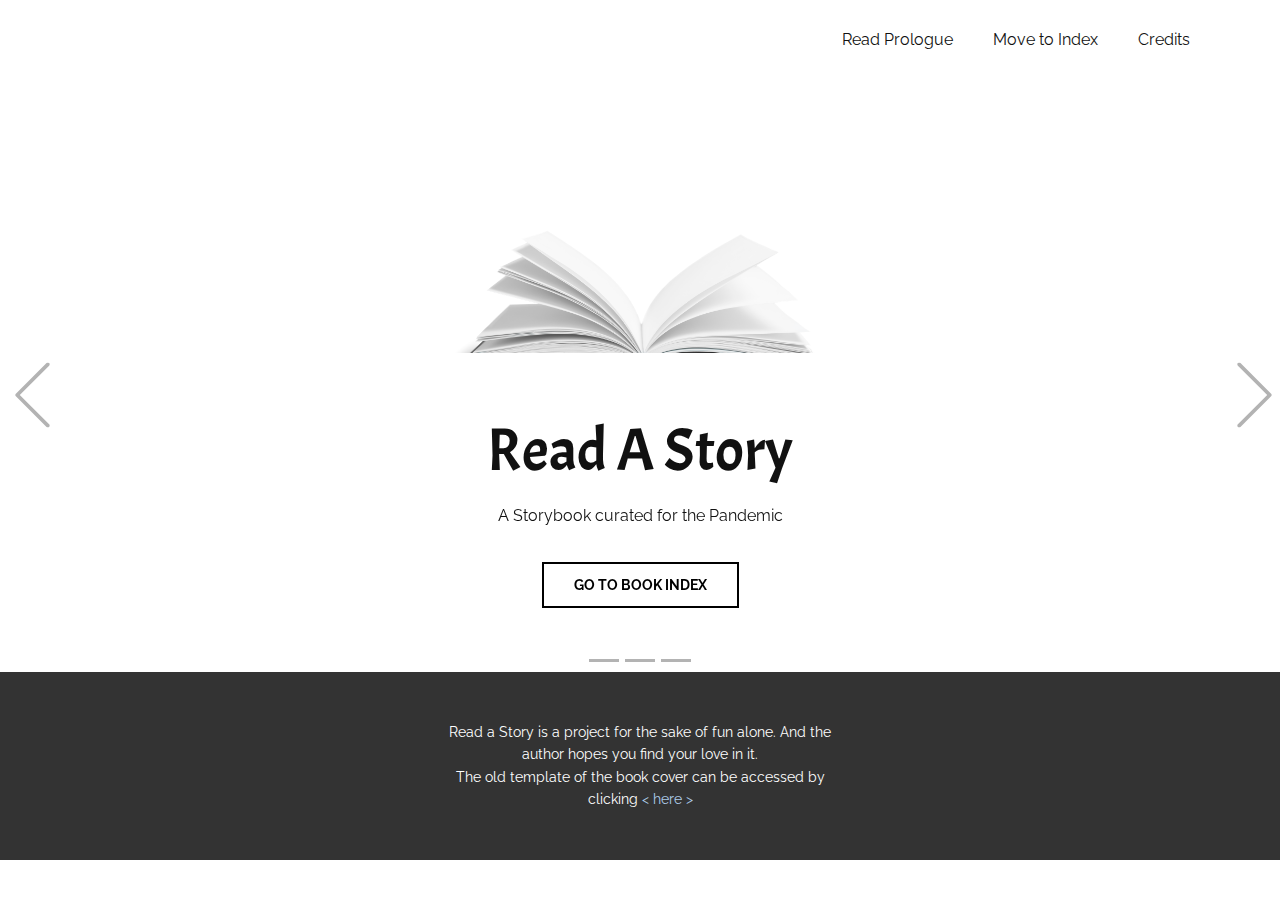
<file: index.html>
<!DOCTYPE html>
<html style="font-size: 16px;">
  <head>
    <meta name="viewport" content="width=device-width, initial-scale=1.0">
    <meta charset="utf-8">
    <meta name="keywords" content="Read A Story">
    <meta name="description" content="">
    <meta name="page_type" content="np-template-header-footer-from-plugin">
    <title>Read A story: Cover</title>
    <link rel="stylesheet" href="nicepage.css" media="screen">
<link rel="stylesheet" href="Home.css" media="screen">
    <script class="u-script" type="text/javascript" src="jquery.js" defer=""></script>
    <script class="u-script" type="text/javascript" src="nicepage.js" defer=""></script>
    <meta name="generator" content="Nicepage 3.23.2, nicepage.com">
    
    
    
    <link id="u-theme-google-font" rel="stylesheet" href="https://fonts.googleapis.com/css?family=Raleway:100,100i,200,200i,300,300i,400,400i,500,500i,600,600i,700,700i,800,800i,900,900i|Acme:400">
    
    
    <script type="application/ld+json">{
		"@context": "http://schema.org",
		"@type": "Organization",
		"name": ""
}</script>
    <meta name="theme-color" content="#478ac9">
    <meta property="og:title" content="Home">
    <meta property="og:type" content="website">
  </head>
  <body data-home-page="Home.html" data-home-page-title="Home" class="u-body"><header class="u-clearfix u-header u-header" id="sec-2926"><div class="u-clearfix u-sheet u-sheet-1">
        <nav class="u-menu u-menu-dropdown u-offcanvas u-menu-1">
          <div class="menu-collapse" style="font-size: 1rem; letter-spacing: 0px;">
            <a class="u-button-style u-custom-left-right-menu-spacing u-custom-padding-bottom u-custom-top-bottom-menu-spacing u-nav-link u-text-active-palette-1-base u-text-hover-palette-2-base" href="#">
              <svg><use xmlns:xlink="http://www.w3.org/1999/xlink" xlink:href="#menu-hamburger"></use></svg>
              <svg version="1.1" xmlns="http://www.w3.org/2000/svg" xmlns:xlink="http://www.w3.org/1999/xlink"><defs><symbol id="menu-hamburger" viewBox="0 0 16 16" style="width: 16px; height: 16px;"><rect y="1" width="16" height="2"></rect><rect y="7" width="16" height="2"></rect><rect y="13" width="16" height="2"></rect>
</symbol>
</defs></svg>
            </a>
          </div>
          <div class="u-custom-menu u-nav-container">
            <ul class="u-nav u-unstyled u-nav-1"><li class="u-nav-item"><a href="Page-1.html" class="u-button-style u-nav-link u-text-active-palette-1-base u-text-hover-palette-2-base" style="padding: 10px 20px;">Read Prologue</a>
</li><li class="u-nav-item"><a href="index2.html" class="u-button-style u-nav-link u-text-active-palette-1-base u-text-hover-palette-2-base" style="padding: 10px 20px;">Move to Index</a>
</li><li class="u-nav-item"><a href="page1.html" class="u-button-style u-nav-link u-text-active-palette-1-base u-text-hover-palette-2-base" target="_blank" style="padding: 10px 20px;">Credits</a>
</li></ul>
          </div>
          <div class="u-custom-menu u-nav-container-collapse">
            <div class="u-black u-container-style u-inner-container-layout u-opacity u-opacity-95 u-sidenav">
              <div class="u-sidenav-overflow">
                <div class="u-menu-close"></div>
                <ul class="u-align-center u-nav u-popupmenu-items u-unstyled u-nav-2"><li class="u-nav-item"><a href="Page-1.html" class="u-button-style u-nav-link" style="padding: 10px 20px;">Read Prologue</a>
</li><li class="u-nav-item"><a href="index2.html" class="u-button-style u-nav-link" style="padding: 10px 20px;">Move to Index</a>
</li><li class="u-nav-item"><a href="page1.html" class="u-button-style u-nav-link" target="_blank" style="padding: 10px 20px;">Credits</a>
</li></ul>
              </div>
            </div>
            <div class="u-black u-menu-overlay u-opacity u-opacity-70"></div>
          </div>
        </nav>
      </div></header>
    <section id="carousel_f64f" class="u-carousel u-slide u-block-8135-1" data-u-ride="carousel" data-interval="5000">
      <ol class="u-absolute-hcenter u-carousel-indicators u-block-8135-2">
        <li data-u-target="#carousel_f64f" data-u-slide-to="0" class="u-active u-grey-30"></li>
        <li data-u-target="#carousel_f64f" class="u-grey-30" data-u-slide-to="1"></li>
        <li data-u-target="#carousel_f64f" class="u-grey-30" data-u-slide-to="2"></li>
      </ol>
      <div class="u-carousel-inner" role="listbox">
        <div class="u-active u-carousel-item u-clearfix u-section-1-1">
          <div class="u-clearfix u-sheet u-sheet-1">
            <img class="u-image u-image-default u-image-1" src="img/318124559-0.png" alt="" data-image-width="1500" data-image-height="1000">
            <h1 class="u-align-center u-text u-text-1">Read A Story</h1>
            <p class="u-align-center u-text u-text-2">A Storybook curated for the Pandemic</p>
            <a href="index2.html" class="u-border-2 u-border-black u-btn u-button-style u-hover-black u-none u-text-black u-text-hover-white u-btn-1">GO TO BOOK INDEX</a>
          </div>
        </div>
        <div class="u-align-center u-carousel-item u-clearfix u-section-1-2">
          <div class="u-clearfix u-sheet u-valign-middle u-sheet-1">
            <h1 class="u-text u-text-default u-title u-text-1">Prologue</h1>
            <p class="u-large-text u-text u-text-variant u-text-2">Every Story is just a bit of love to you</p>
            <a href="Page-1.html" class="u-border-2 u-border-grey-dark-1 u-btn u-btn-round u-button-style u-radius-50 u-btn-1">Read PROLOGUE</a>
          </div>
        </div>
        <div class="u-align-center u-carousel-item u-clearfix u-section-1-3">
          <div class="u-clearfix u-sheet u-sheet-1">
            <h1 class="u-text u-text-default u-title u-text-1">And while you read...</h1>
            <p class="u-large-text u-text u-text-variant u-text-2">REMEMBER TO TAKE CARE OF YOURSELF</p>
            <p class="u-large-text u-text u-text-variant u-text-3">DRINK SOME WATER AND RELAX.</p>
            <img class="u-image u-image-default u-image-1" src="img/ice-cold-water-in-a-glass.jpg" alt="" data-image-width="1100" data-image-height="734">
          </div>
        </div>
      </div>
      <a class="u-absolute-vcenter u-carousel-control u-carousel-control-prev u-text-grey-30 u-block-8135-3" href="#carousel_f64f" role="button" data-u-slide="prev">
        <span aria-hidden="true">
          <svg viewBox="0 0 477.175 477.175"><path d="M145.188,238.575l215.5-215.5c5.3-5.3,5.3-13.8,0-19.1s-13.8-5.3-19.1,0l-225.1,225.1c-5.3,5.3-5.3,13.8,0,19.1l225.1,225
                    c2.6,2.6,6.1,4,9.5,4s6.9-1.3,9.5-4c5.3-5.3,5.3-13.8,0-19.1L145.188,238.575z"></path></svg>
        </span>
        <span class="sr-only">Previous</span>
      </a>
      <a class="u-absolute-vcenter u-carousel-control u-carousel-control-next u-text-grey-30 u-block-8135-4" href="#carousel_f64f" role="button" data-u-slide="next">
        <span aria-hidden="true">
          <svg viewBox="0 0 477.175 477.175"><path d="M360.731,229.075l-225.1-225.1c-5.3-5.3-13.8-5.3-19.1,0s-5.3,13.8,0,19.1l215.5,215.5l-215.5,215.5
                    c-5.3,5.3-5.3,13.8,0,19.1c2.6,2.6,6.1,4,9.5,4c3.4,0,6.9-1.3,9.5-4l225.1-225.1C365.931,242.875,365.931,234.275,360.731,229.075z"></path></svg>
        </span>
        <span class="sr-only">Next</span>
      </a>
    </section>
    <footer class="u-align-center u-clearfix u-footer u-grey-80 u-footer" id="sec-b821"><div class="u-clearfix u-sheet u-sheet-1">
        <p class="u-small-text u-text u-text-variant u-text-1">
          Read a Story is a project for the sake of fun alone. And the author hopes you find your love in it.
          <br>
          The old template of the book cover can be accessed by clicking <a href="index_template.html"> &lt; here &gt;</a>
        </p>
      </div></footer>
    </section>
  </body>
</html>
</file>
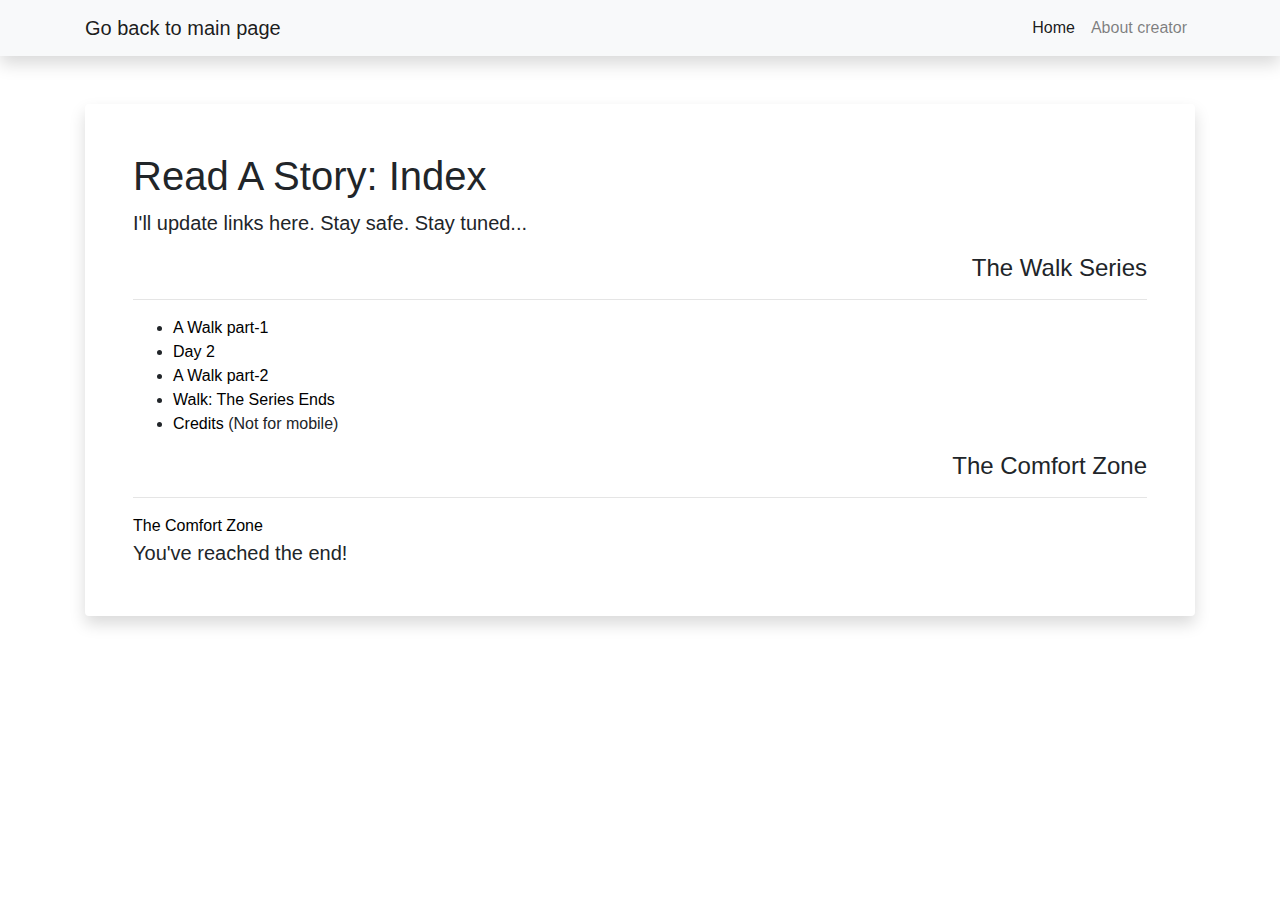
<file: index2.html>
<!DOCTYPE html>
<html lang="en">
    <head>
        <title>
            Read-a-Story
        </title>
<link rel="stylesheet" href="https://stackpath.bootstrapcdn.com/bootstrap/4.3.1/css/bootstrap.min.css">
<style>
    /* Set a background image by replacing the URL below */
body {
  background: url('https://source.unsplash.com/twukN12EN7c/1920x1080') no-repeat center center fixed;
  -webkit-background-size: cover;
  -moz-background-size: cover;
  background-size: cover;
  -o-background-size: cover;
}
a, a:hover{
  color: #000;
  text-decoration: none;
}
a:target{
  text-decoration: underline;
}
h4{
  text-align: right;
}
/*@media only screen and (max-height: 600px) {
    #first, #second {
        display: none;
    }
    .mobile{
      display: block;
}
}*/
</style>
</head>
<body>
    <!-- Navigation -->
<nav class="navbar navbar-expand-lg navbar-light bg-light static-top mb-5 shadow">
  <div class="container">
    <a class="navbar-brand" href="index.html">Go back to main page</a>
    <button class="navbar-toggler" type="button" data-toggle="collapse" data-target= "#navbarResponsive" aria-controls="navbarResponsive" aria-expanded="false" aria-label="Toggle navigation">
          <span class="navbar-toggler-icon"></span>
        </button>
    <div class="collapse navbar-collapse" id="navbarResponsive">
      <ul class="navbar-nav ml-auto">
        <li class="nav-item active">
          <a class="nav-link" href="#">Home
                <span class="sr-only">(current)</span>
              </a>
        </li>
        <li class="nav-item">
          <a class="nav-link" href="https://nitinr2510.github.io/">About creator</a>
        </li>
      </ul>
    </div>
  </div>
</nav>

<!-- Page Content -->
<div class="container">
  <div class="card border-0 shadow my-5">
    <div class="card-body p-5">
      <h1 class="font-weight-light">Read A Story: Index</h1>
      <p class="lead">
        I'll update links here. Stay safe. Stay tuned...
      </p>
      <h4>The Walk Series</h4>
      <hr>
      <ul list-style-type="square">
        <li><a href="walk1.html">A Walk part-1</a></li>
        <li><a href="day2.html">Day 2</a></li>
        <li><a href="walk2.html">A Walk part-2</a></li>
        <li><a href="day4.html">Walk: The Series Ends</a></li>
        <li><a href="page1.html">Credits</a> (Not for mobile)</li>
      </ul>
      <!--<div style="height: 700px"></div>-->
      <h4>The Comfort Zone</h4>
      <hr>
      <a href="comfort.html">The Comfort Zone</a>
      <p class="lead mb-0">You've reached the end!</p>
    </div>
  </div>
</div>
<!--bootstrap-->
<script src="https://cdnjs.cloudflare.com/ajax/libs/jquery/3.4.1/jquery.slim.min.js"></script>
<script src="https://stackpath.bootstrapcdn.com/bootstrap/4.3.1/js/bootstrap.bundle.min.js"></script>
</body>
</html>
</file>
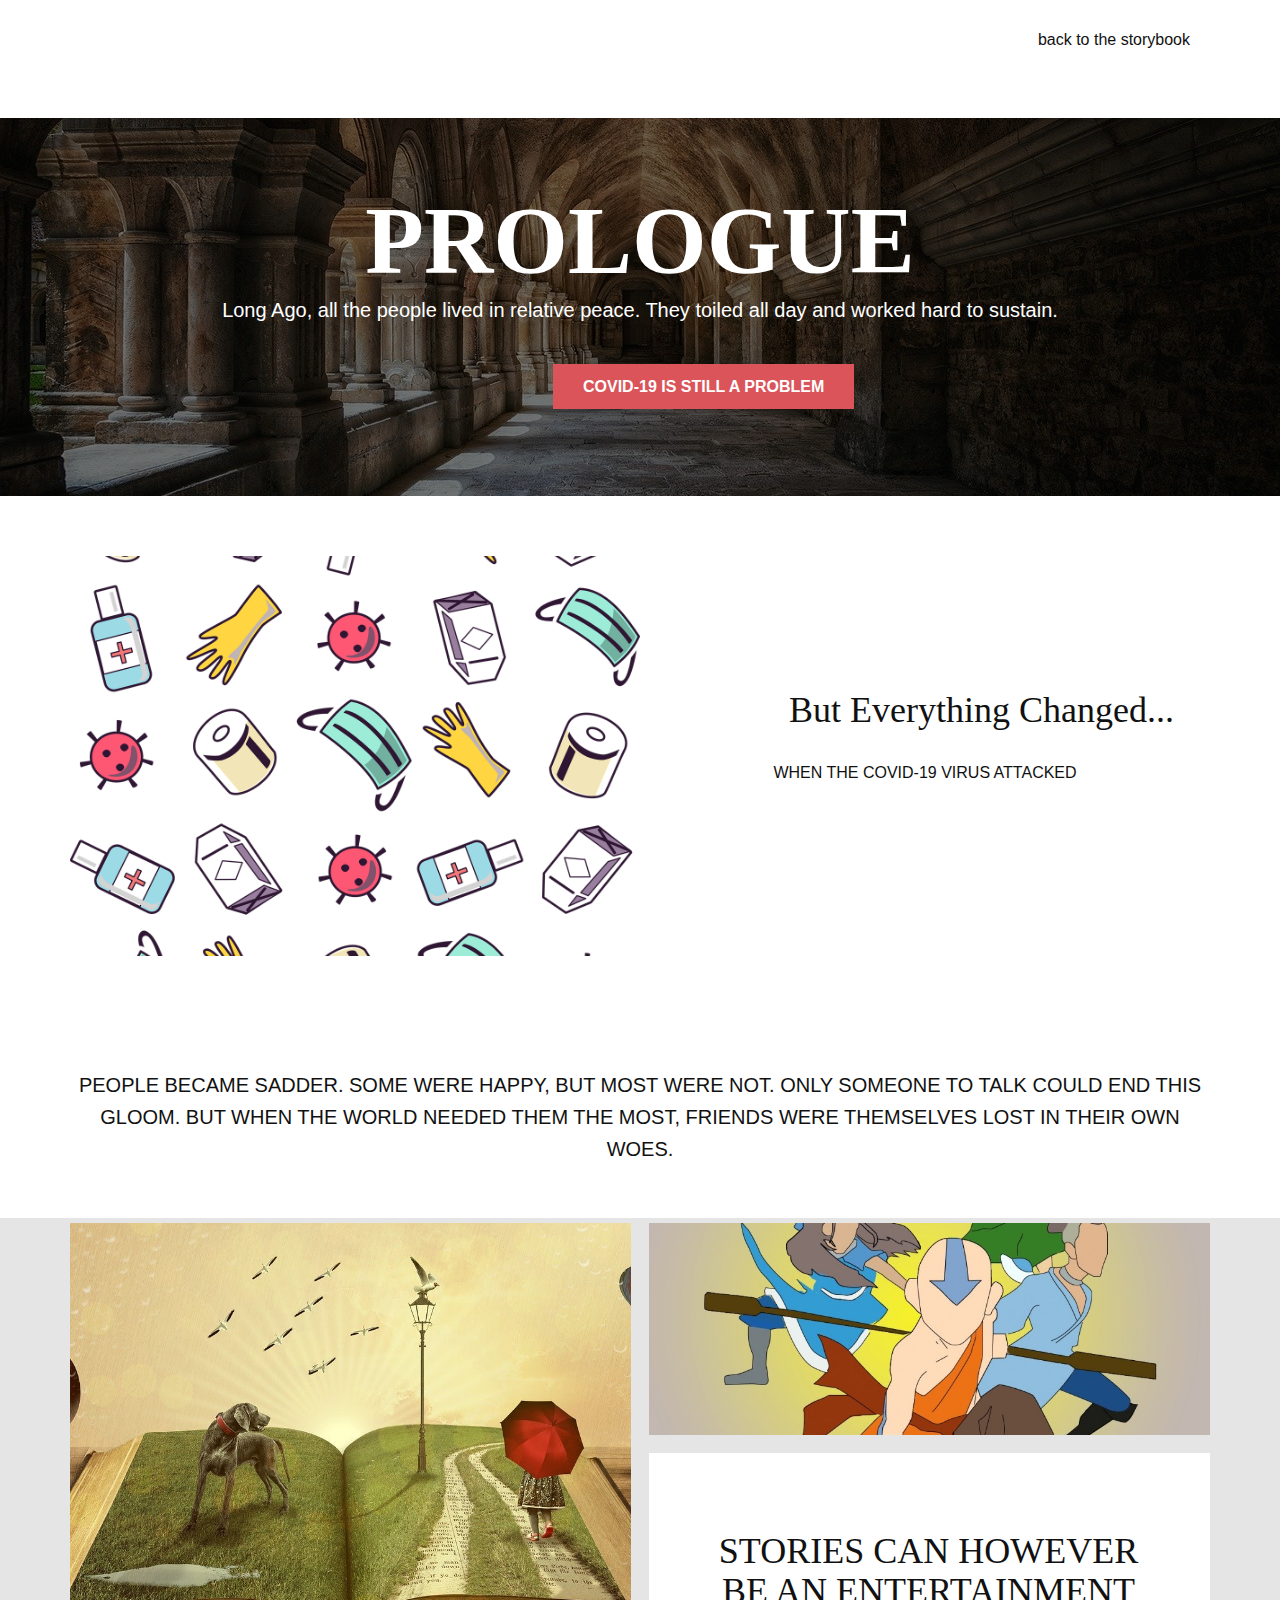
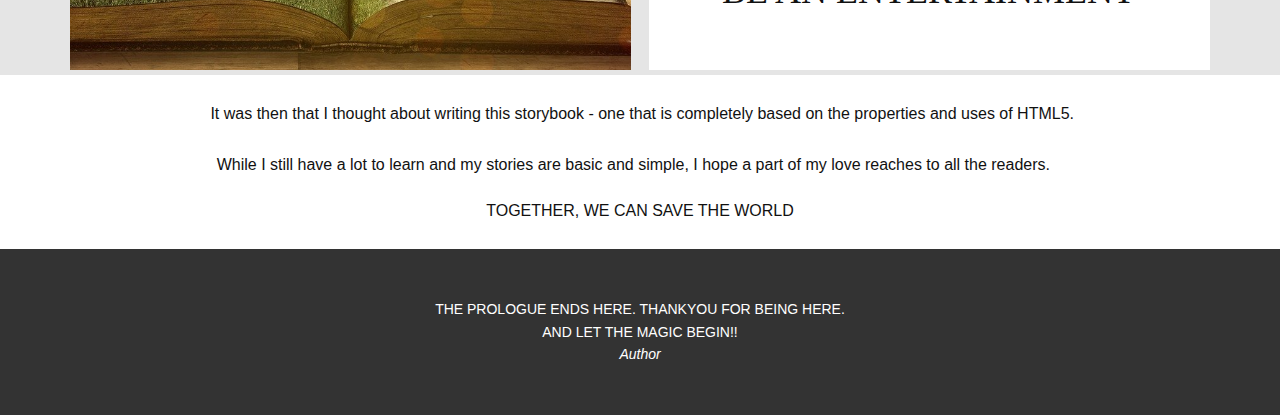
<file: Page-1.html>
<!DOCTYPE html>
<html style="font-size: 16px;">
  <head>
    <meta name="viewport" content="width=device-width, initial-scale=1.0">
    <meta charset="utf-8">
    <meta name="keywords" content="INTUITIVE">
    <meta name="description" content="">
    <meta name="page_type" content="np-template-header-footer-from-plugin">
    <title>Prologue</title>
    <link rel="stylesheet" href="nicepage.css" media="screen">
<link rel="stylesheet" href="Page-1.css" media="screen">
    <script class="u-script" type="text/javascript" src="jquery.js" defer=""></script>
    <script class="u-script" type="text/javascript" src="nicepage.js" defer=""></script>
    <meta name="generator" content="Nicepage 3.23.2, nicepage.com">
    <link id="u-theme-google-font" rel="stylesheet" href="https://fonts.googleapis.com/css?family=Roboto:100,100i,300,300i,400,400i,500,500i,700,700i,900,900i|Aclonica:400">
    <script type="application/ld+json">{
		"@context": "http://schema.org",
		"@type": "Organization",
		"name": ""
}</script>
    <meta name="theme-color" content="#478ac9">
    <meta property="og:title" content="Prologue">
    <meta property="og:type" content="website">
  </head>
  <body class="u-body"><header class="u-clearfix u-header u-header" id="sec-a71e"><div class="u-clearfix u-sheet u-sheet-1">
        <nav class="u-menu u-menu-dropdown u-offcanvas u-menu-1">
          <div class="menu-collapse" style="font-size: 1rem; letter-spacing: 0px;">
            <a class="u-button-style u-custom-left-right-menu-spacing u-custom-padding-bottom u-custom-top-bottom-menu-spacing u-nav-link u-text-active-palette-1-base u-text-hover-palette-2-base" href="#">
              <svg><use xmlns:xlink="http://www.w3.org/1999/xlink" xlink:href="#menu-hamburger"></use></svg>
              <svg version="1.1" xmlns="http://www.w3.org/2000/svg" xmlns:xlink="http://www.w3.org/1999/xlink"><defs><symbol id="menu-hamburger" viewBox="0 0 16 16" style="width: 16px; height: 16px;"><rect y="1" width="16" height="2"></rect><rect y="7" width="16" height="2"></rect><rect y="13" width="16" height="2"></rect>
</symbol>
</defs></svg>
            </a>
          </div>
          <div class="u-custom-menu u-nav-container">
            <ul class="u-nav u-unstyled u-nav-1"><li class="u-nav-item"><a href="index.html" class="u-button-style u-nav-link u-text-active-palette-1-base u-text-hover-palette-2-base" style="padding: 10px 20px;">back to the storybook</a>
</li></ul>
          </div>
          <div class="u-custom-menu u-nav-container-collapse">
            <div class="u-black u-container-style u-inner-container-layout u-opacity u-opacity-95 u-sidenav">
              <div class="u-sidenav-overflow">
                <div class="u-menu-close"></div>
                <ul class="u-align-center u-nav u-popupmenu-items u-unstyled u-nav-2"><li class="u-nav-item"><a href="index.html" class="u-button-style u-nav-link" padding: 10px 20px;"> back to the storybook</a>
</li></ul>
              </div>
            </div>
            <div class="u-black u-menu-overlay u-opacity u-opacity-70"></div>
          </div>
        </nav>
      </div></header>
    <section class="u-align-center u-clearfix u-image u-shading u-section-1" src="" data-image-width="1280" data-image-height="852" id="sec-1ae1">
      <div class="u-clearfix u-sheet u-sheet-1">
        <h1 class="u-text u-text-default u-title u-text-1">PROLOGUE</h1>
        <p class="u-large-text u-text u-text-default u-text-variant u-text-2">Long Ago, all the people lived in relative peace. They toiled all day and worked hard to sustain.</p>
        <a href="https://covid19.who.int/" class="u-btn u-button-style u-palette-2-base u-btn-1" target="_blank">COVID-19 is still a problem</a>
      </div>
    </section>
    <section class="u-clearfix u-section-2" id="sec-3418">
      <div class="u-clearfix u-sheet u-sheet-1">
        <div class="u-clearfix u-expanded-width u-layout-wrap u-layout-wrap-1">
          <div class="u-layout">
            <div class="u-layout-row">
              <div class="u-container-style u-image u-layout-cell u-size-30 u-image-1" data-image-width="1270" data-image-height="1280">
                <div class="u-container-layout u-container-layout-1"></div>
              </div>
              <div class="u-align-center u-container-style u-layout-cell u-size-30 u-layout-cell-2">
                <div class="u-container-layout u-container-layout-2">
                  <p class="u-text u-text-1">WHEN THE COVID-19 VIRUS ATTACKED</p>
                </div>
              </div>
            </div>
          </div>
        </div>
        <h2 class="u-text u-text-default u-text-2">But Everything Changed...</h2>
      </div>
    </section>
    <section class="u-clearfix u-section-3" id="sec-6f30">
      <div class="u-clearfix u-sheet u-valign-middle u-sheet-1">
        <p class="u-align-center u-text u-text-1">PEOPLE BECAME SADDER. SOME WERE HAPPY, BUT MOST WERE NOT. ONLY SOMEONE TO TALK COULD END THIS GLOOM. BUT WHEN THE WORLD NEEDED THEM THE MOST, FRIENDS WERE THEMSELVES LOST IN THEIR OWN WOES.</p>
      </div>
    </section>
    <section class="u-clearfix u-grey-10 u-section-4" id="sec-e462">
      <div class="u-clearfix u-sheet u-valign-middle u-sheet-1">
        <div class="u-clearfix u-expanded-width u-gutter-18 u-layout-wrap u-layout-wrap-1">
          <div class="u-gutter-0 u-layout">
            <div class="u-layout-row">
              <div class="u-size-30 u-size-60-md">
                <div class="u-layout-row">
                  <div class="u-align-left u-container-style u-image u-layout-cell u-left-cell u-size-60 u-image-1" src="" data-image-width="1280" data-image-height="720">
                    <div class="u-container-layout u-valign-middle u-container-layout-1" src=""></div>
                  </div>
                </div>
              </div>
              <div class="u-size-30 u-size-60-md">
                <div class="u-layout-col">
                  <div class="u-align-left u-container-style u-image u-layout-cell u-right-cell u-size-40 u-image-2" data-image-width="900" data-image-height="900">
                    <div class="u-container-layout u-valign-middle u-container-layout-2" src=""></div>
                  </div>
                  <div class="u-align-left u-container-style u-layout-cell u-right-cell u-size-20 u-white u-layout-cell-3" src="">
                    <div class="u-container-layout u-valign-middle u-container-layout-3">
                      <h2 class="u-align-center u-text u-text-1">STORIES CAN HOWEVER BE AN ENTERTAINMENT</h2>
                    </div>
                  </div>
                </div>
              </div>
            </div>
          </div>
        </div>
      </div>
    </section>
    <section class="u-clearfix u-section-5" id="sec-398e">
      <div class="u-clearfix u-sheet u-valign-middle u-sheet-1">
        <p class="u-align-center u-text u-text-1">&nbsp; It was then that I thought about writing this storybook -
one that is completely based on the properties and uses of HTML5.&nbsp;<br>
          <br> While I still have a lot to learn and my stories are basic and simple, I hope a
part of my love reaches to all the readers.&nbsp; &nbsp;
        </p>
        <p class="u-align-center u-text u-text-2">TOGETHER, WE CAN SAVE THE WORLD</p>
      </div>
    </section>
    
    
    <footer class="u-align-center u-clearfix u-footer u-grey-80 u-footer" id="sec-b260"><div class="u-clearfix u-sheet u-valign-middle u-sheet-1">
        <p class="u-small-text u-text u-text-variant u-text-1">THE PROLOGUE ENDS HERE. THANKYOU FOR BEING HERE. AND LET THE MAGIC BEGIN!!
          <br>
          <i>Author</i>
        </p>
      </div></footer>
  </body>
</html>
</file>
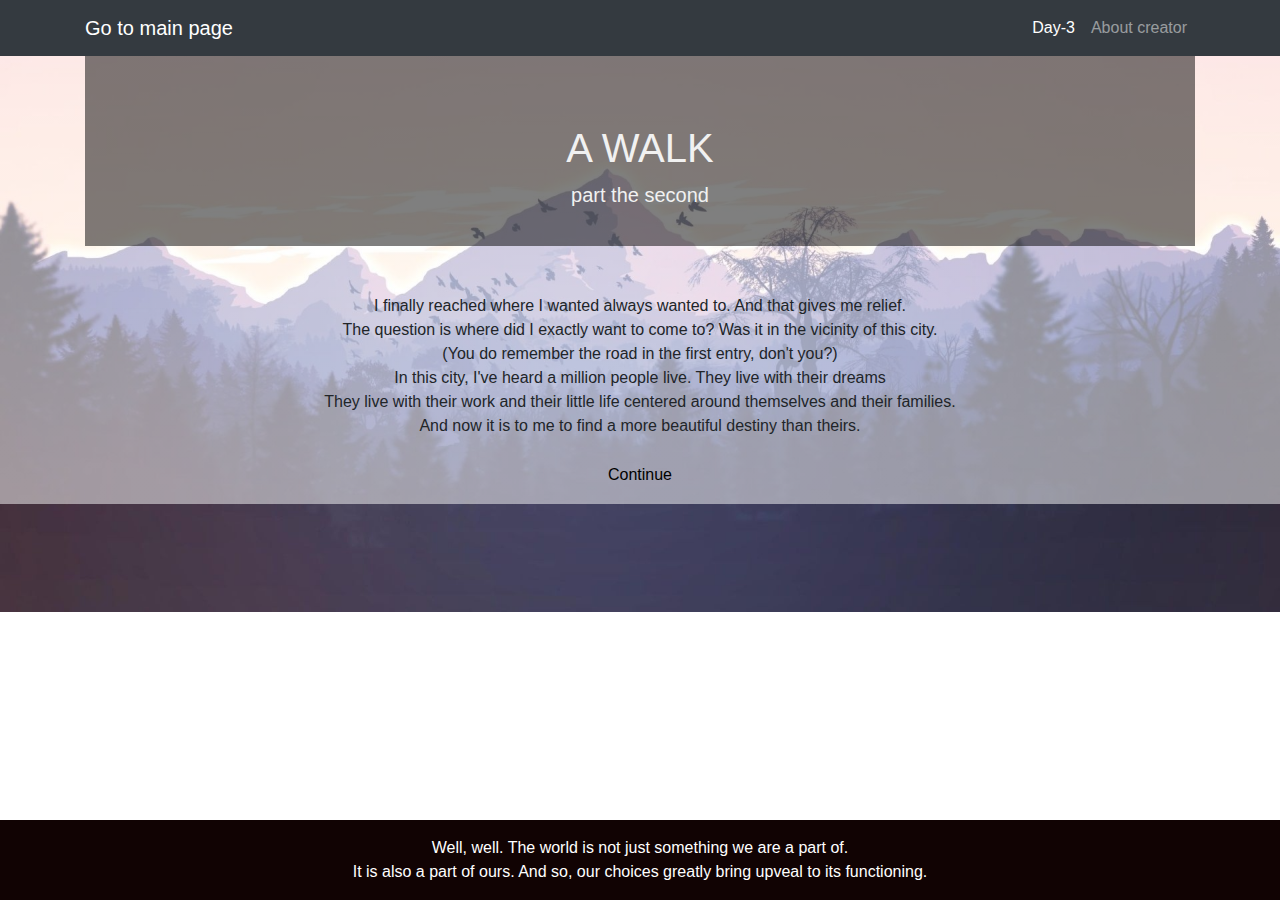
<file: walk2.html>
<!DOCTYPE html>
<html lang="en">
<head>
  <style>
        @media only screen and (min-height: 600px) {
            footer{
                position: fixed;
                left: 0;
                bottom: 0;
            }
        }
       body{
      background-image: linear-gradient(rgba(255, 255, 255, 0.5),  rgba(255, 255, 255, 0.5)),url("img/back5.jpg");
      height: 100%;
      background-position: center;
      background-repeat: no-repeat;
      background-size: cover;
      }
      header{
        background: rgba(0, 0, 0, 0.5);
        color: #f1f1f1;
        width: 100%;
        padding: 20px;
      }
      #second{
          display: none;
      }
      #last{
          display: none;
      }
      button{
          background: transparent;
          border: none;
      }
      footer {
          width: 100%;
          background-color: rgb(17, 3, 3);
          color: white;
          text-align: center;
          padding: 1rem;
    }

  </style>
  <meta charset="utf-8">
  <meta name="viewport" content="width=device-width, initial-scale=1, shrink-to-fit=no">
  <title>The Walk-2</title>
  <link href="bootstrap/css/bootstrap.min.css" rel="stylesheet">
</head>
<body>
  <!-- Navigation -->
  <nav class="navbar navbar-expand-lg navbar-dark bg-dark static-top">
    <div class="container">
      <a class="navbar-brand" href="index.html">Go to main page</a>
      <button class="navbar-toggler" type="button" data-toggle="collapse" data-target="#navbarResponsive" aria-controls="navbarResponsive" aria-expanded="false" aria-label="Toggle navigation">
        <span class="navbar-toggler-icon"></span>
      </button>
      <div class="collapse navbar-collapse" id="navbarResponsive">
        <ul class="navbar-nav ml-auto">
          <li class="nav-item active">
            <a class="nav-link" href="#">Day-3
              <span class="sr-only">(current)</span>
            </a>
          </li>
          <li class="nav-item">
            <a class="nav-link" href="https://nitinr2510.github.io/">About creator</a>
          </li>
        </ul>
      </div>
    </div>
  </nav>
  <!-- Page Content -->
  <div class="container">
    <div class="row">
      <div class="col-lg-12 text-center">
          <header>
        <h1 class="mt-5">A WALK </h1>
        <p class="lead">part the second</p>
        </header>
        <br><br>
        <p id="first">
            I finally reached where I wanted always wanted to. And that gives me relief. 
            <br>The question is where did I exactly want to come to? Was it in the vicinity of this city.
            <br>(You do remember the road in the first entry, don't you?)
            <br>In this city, I've heard a million people live. They live with their dreams
            <br>They live with their work and their little life centered around themselves and their families.
            <br>And now it is to me to find a more beautiful destiny than theirs.
            <br><br><button id="sec" onclick="next()">Continue</button>
        </p>
        <p id="second">
            <br>The Metropolis is just the way it was. I have riches to my aid now, I live and dine amongst the elites of the city.
            <br>The world only smaller and humble to me. But... <br>
            <br>Ironically enough, now that I have spent a few years in the city, I yearn to go back to the forest.
            <br>To not continue living the way I have but to try again, and get the feeling again,
            <br><strong><em>The feeling of excitment of trying and of being uncertain</em></strong>
            <br>But that I believe shall be too strenous to carry forth.
            <br><br>
            <button id="lst" onclick="next2()">Continue the story</button>
        </p>
        <p id="last">
            Well, well. I am glad you showed again. I just wanted to let you know, I did try again. This time to bring about a change in the city.
            <br>I no longer am a part of the city that got assimilated in it. 
            <br>The city has assimilated me and I have assimilated it. 
            <br>We are mutual beneficiaries. And I understood something...
            <br><strong><em>
                The world looks great only when I changed something in it's working. Not just lived to the expectations I was bound to.
                <br>Not being able to change the world does not make me sad, and it did not in at least those hundred attempts that failed.
                <br>But I could just not rest without changing it. That was the problem. And hence, I kept trying. 
                <br>I changed the world in my own way - I changed my world, in my own way.
            </em></strong>
        </p>
      </div>
    </div>
  </div>
  <footer>
      Well, well. The world is not just something we are a part of.
      <br>It is also a part of ours. And so, our choices greatly bring upveal to its functioning.
  </footer>
  <script>
      var x = document.getElementById("first");
      var y = document.getElementById("second");
      var z = document.getElementById("last");
      var a = document.getElementById("sec");
      var b = document.getElementById("lst");
      function next(){
          x.style.display = "none";
          y.style.display = "block"
      }
      function next2(){
          y.style.display = "none";
          z.style.display = "block";
      }
  </script>
  <!-- Bootstrap -->
  <script src="jquery/jquery.slim.min.js"></script>
  <script src="bootstrap/js/bootstrap.bundle.min.js"></script>
</body>
</html>
</file>
